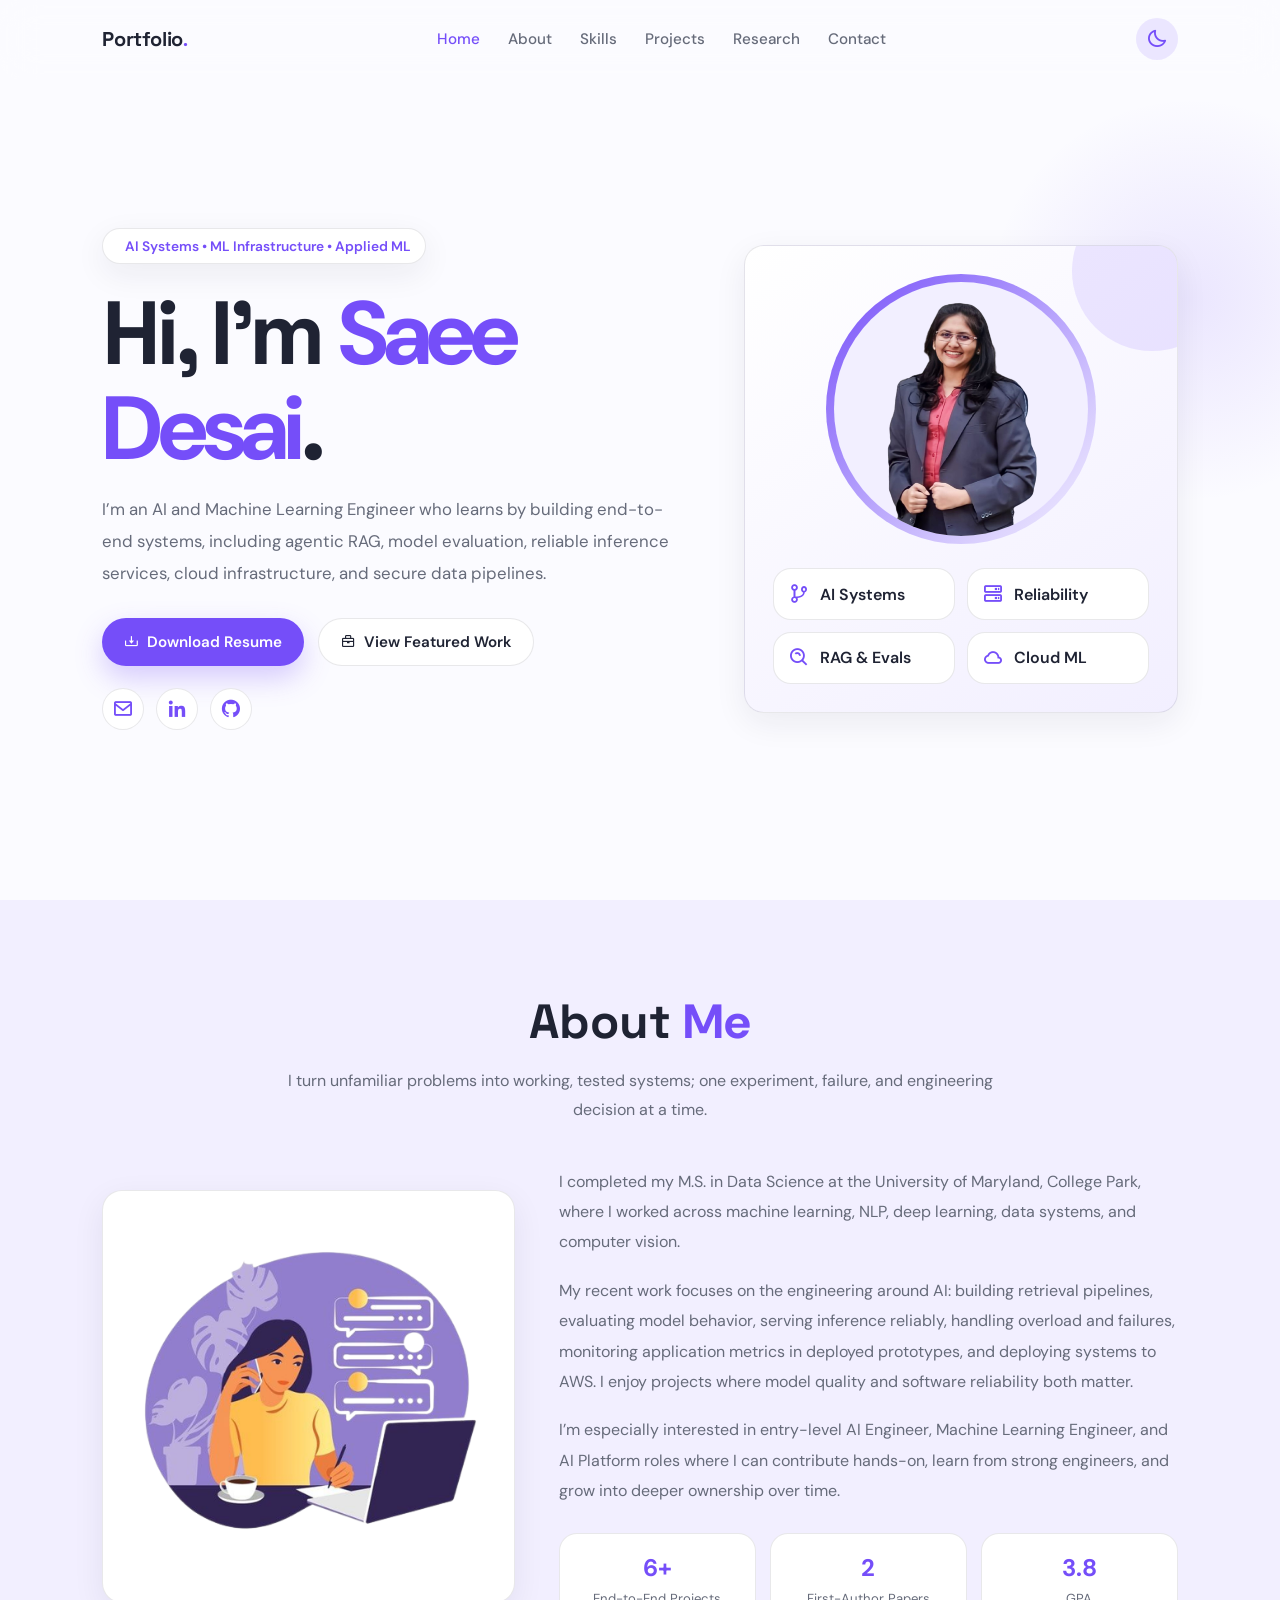
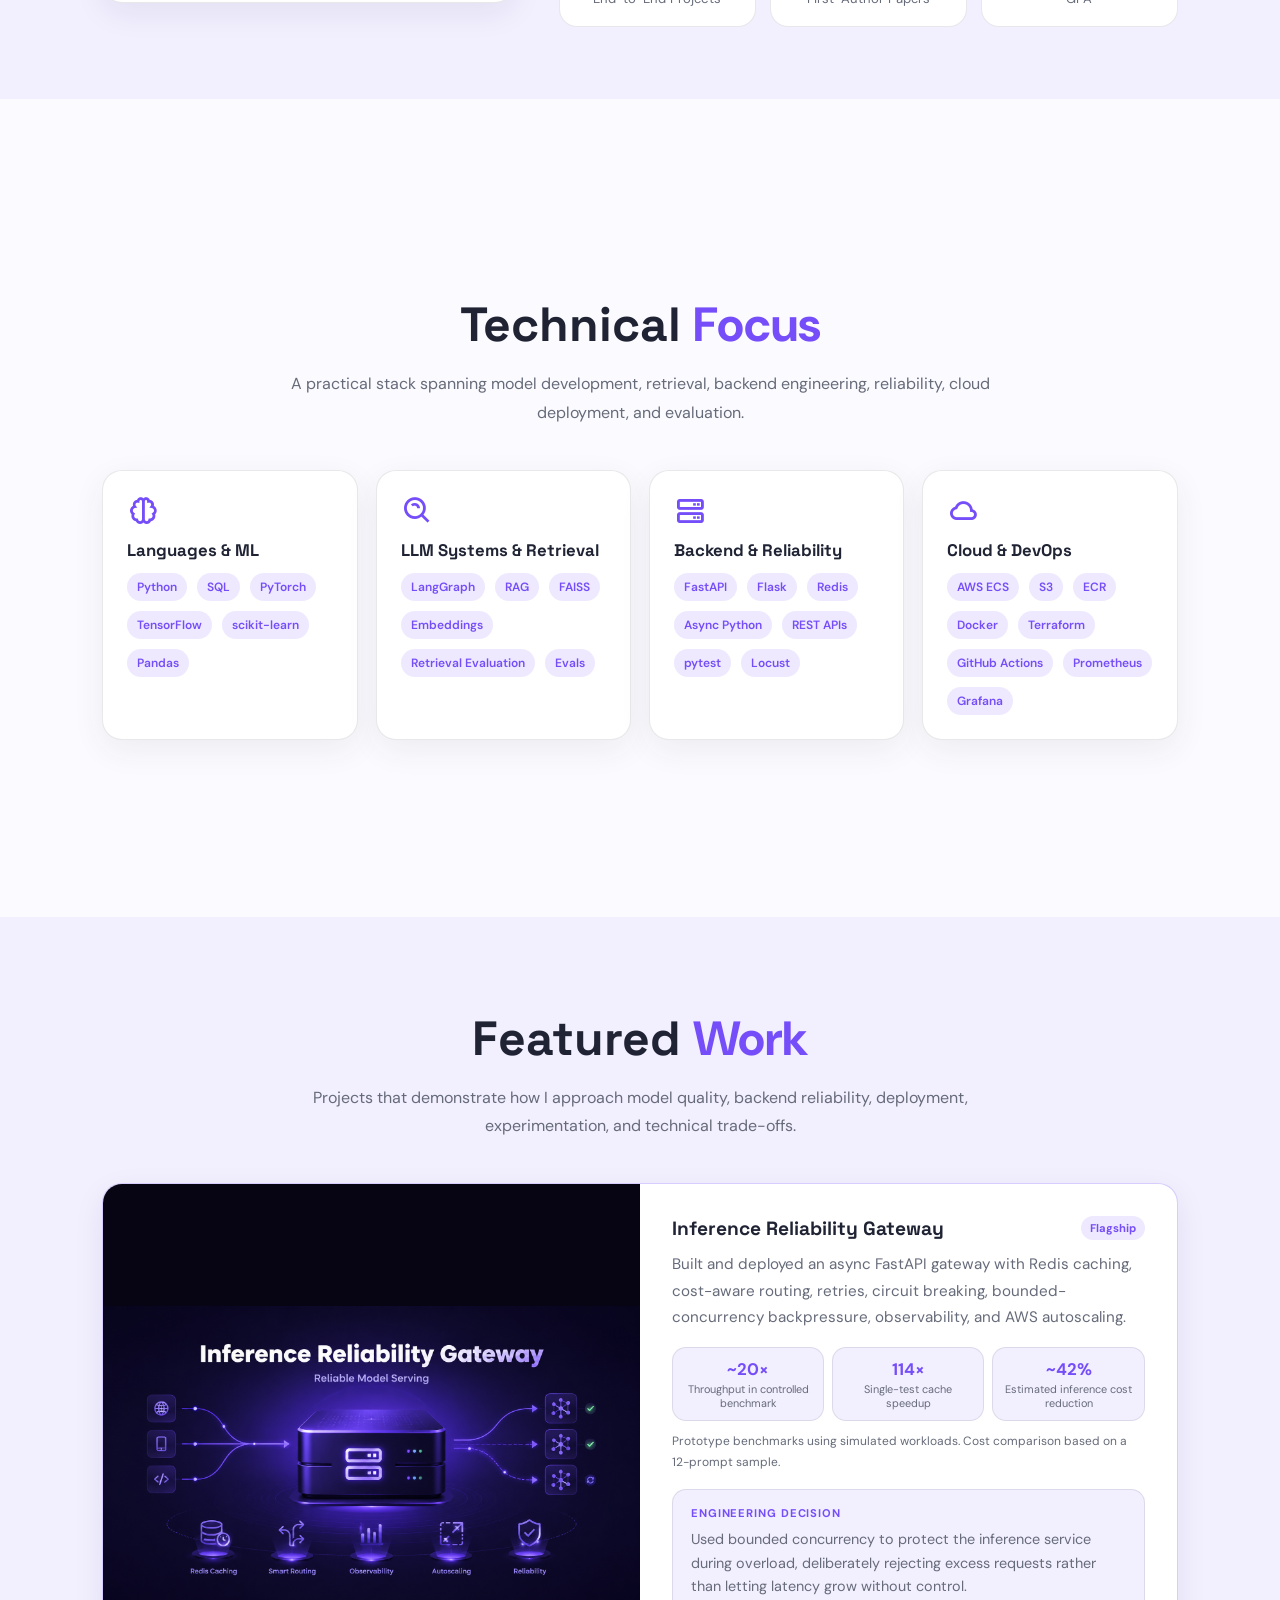
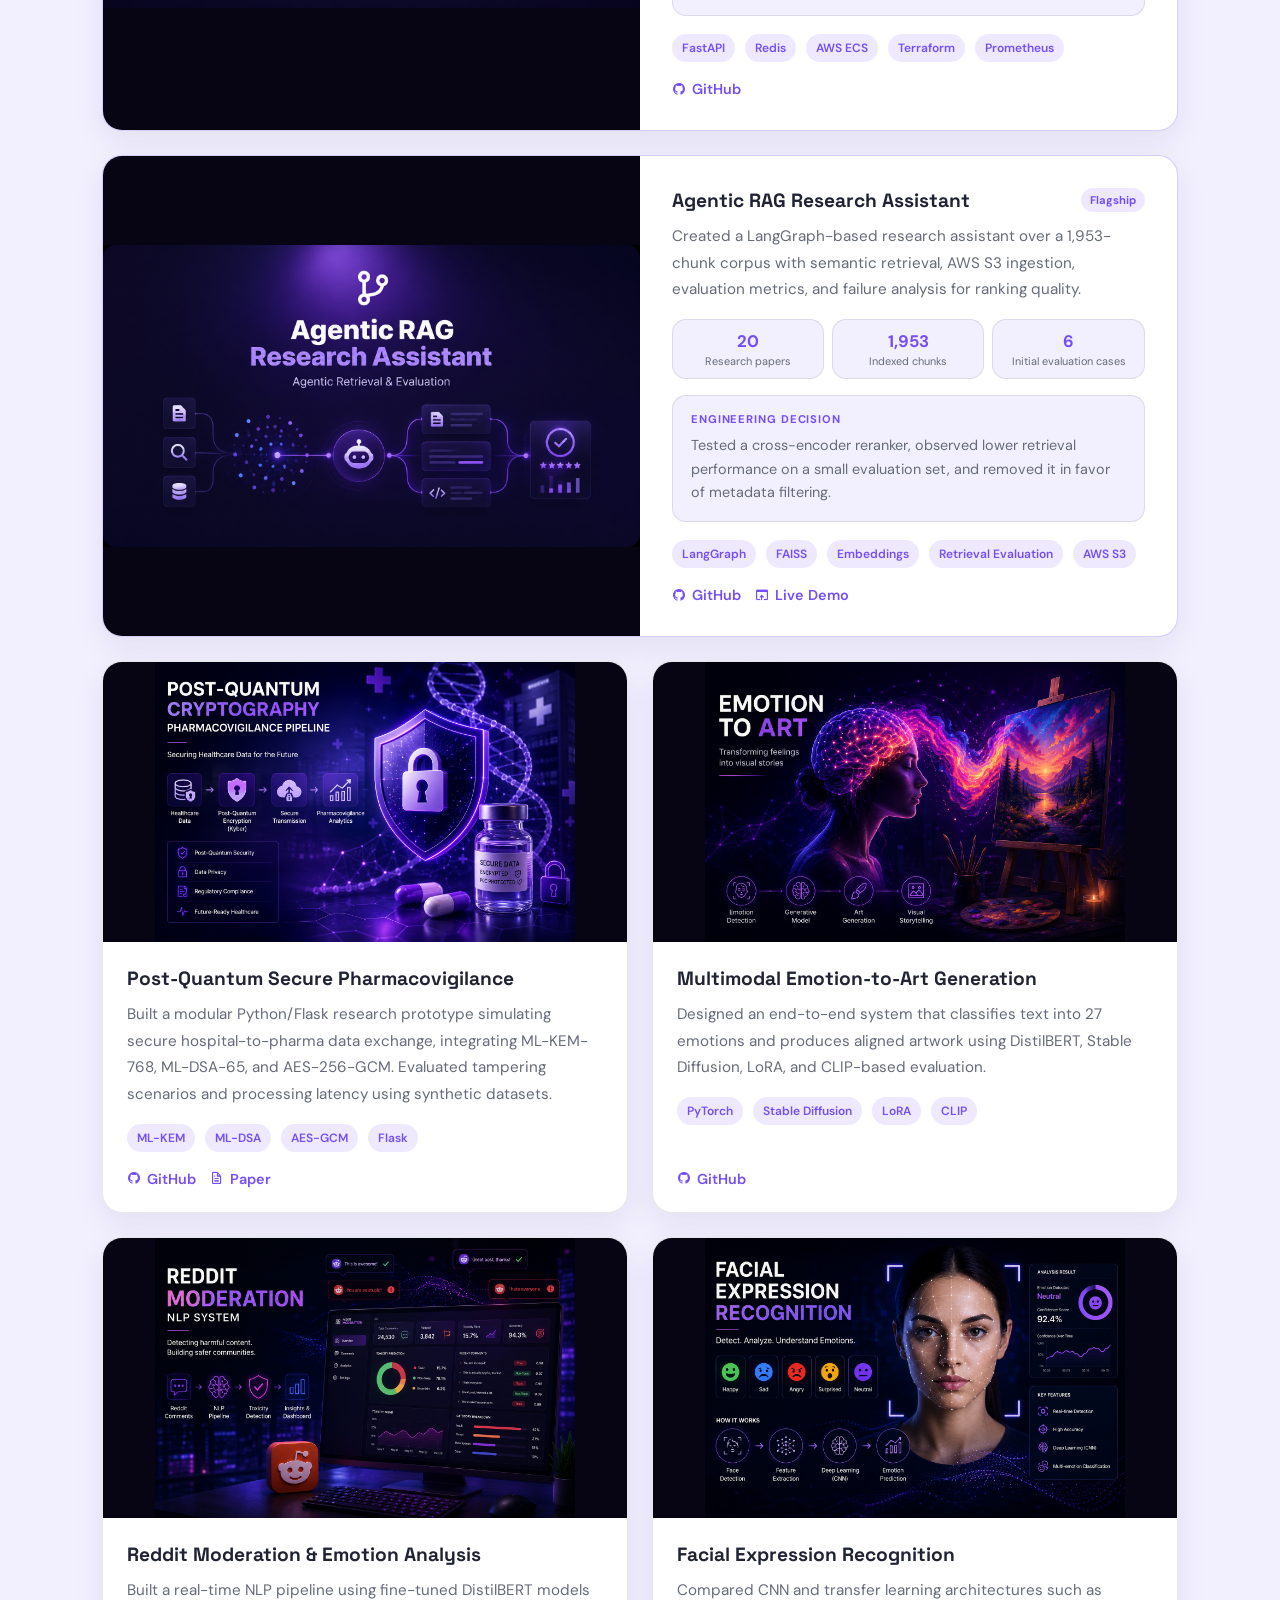
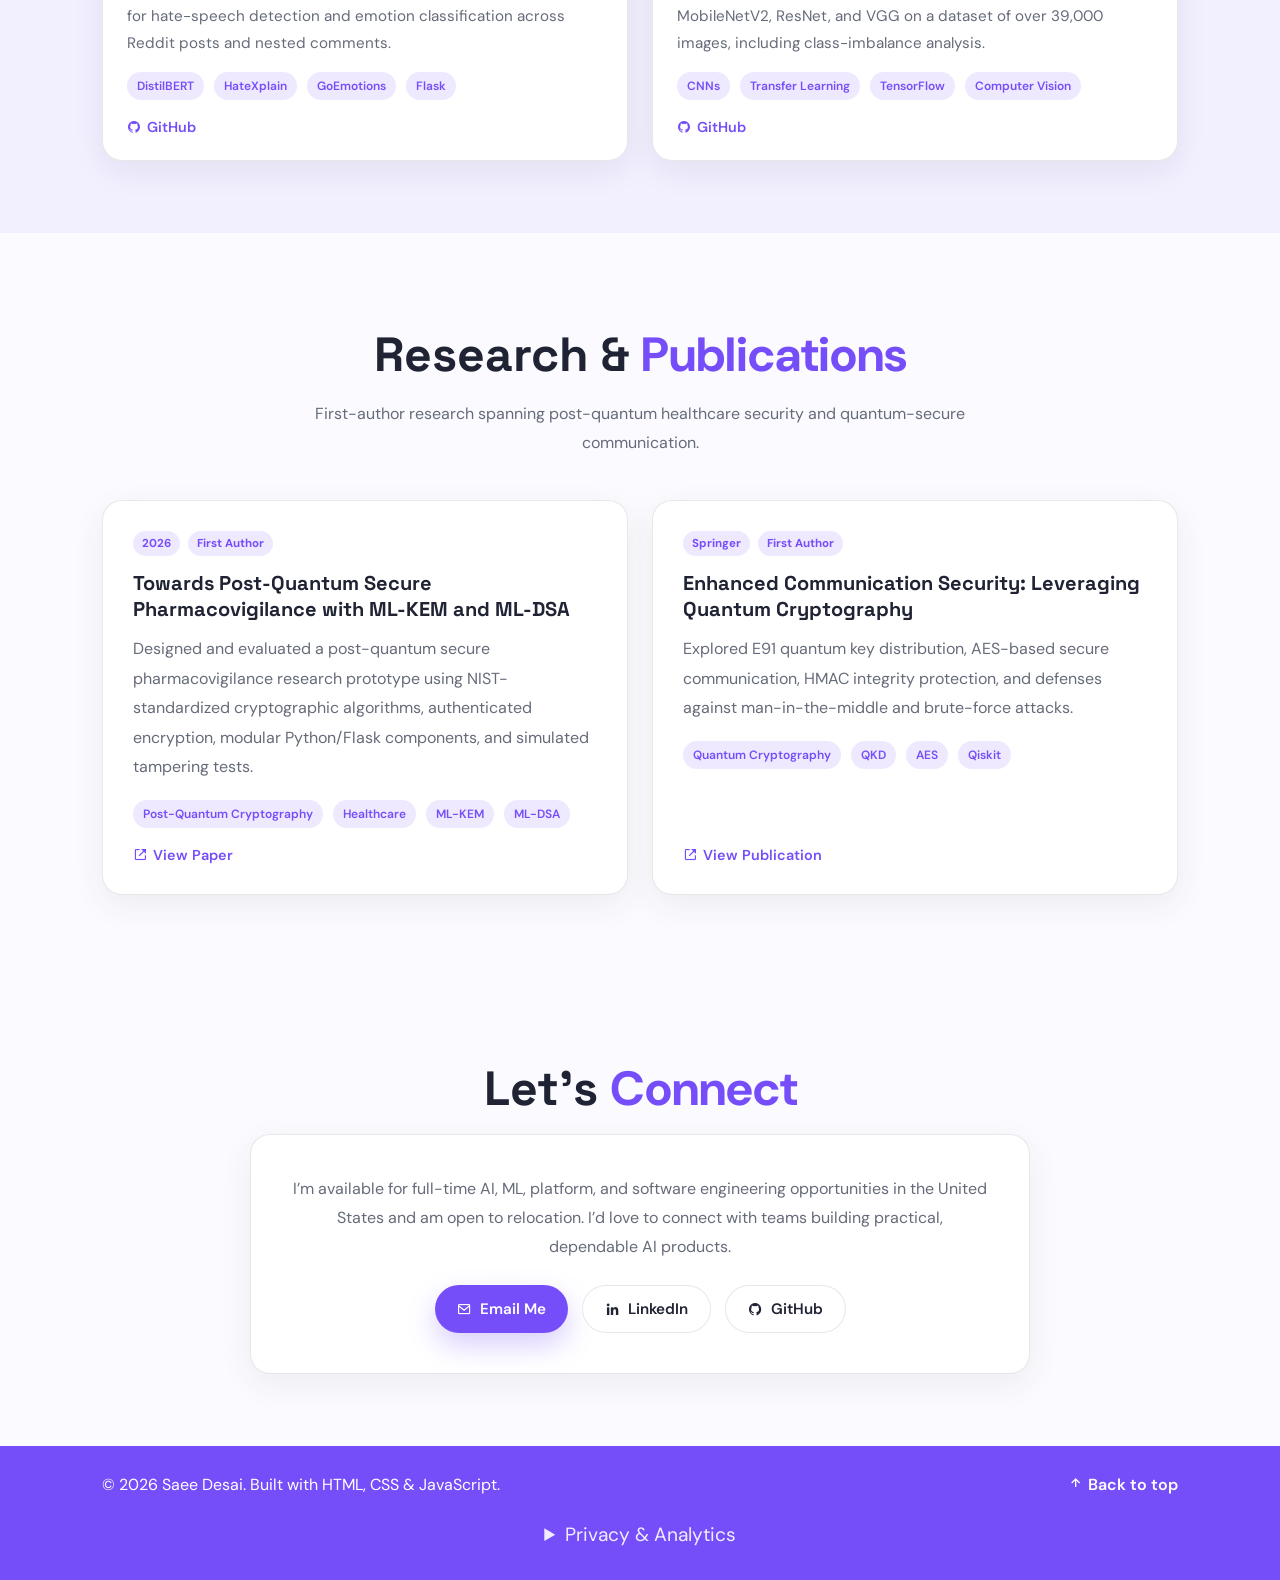
<file: index.html>
<!DOCTYPE html>
<html lang="en">

<head>
    <meta charset="UTF-8" />
    <meta name="viewport" content="width=device-width, initial-scale=1.0" />
    <meta name="theme-color" content="#754ef9" />
    <title>Saee Desai | AI & Machine Learning Engineer</title>
    <meta name="description"
        content="Portfolio of Saee Desai, an AI and Machine Learning Engineer building reliable inference systems, agentic RAG applications, multimodal models, and secure data platforms." />

    <link rel="icon" type="image/png" href="images/android-chrome-192x192.png" />
    <link rel="shortcut icon" type="image/png" href="images/android-chrome-192x192.png" />
    <link href="https://unpkg.com/boxicons@2.1.4/css/boxicons.min.css" rel="stylesheet" />
    <link rel="preconnect" href="https://fonts.googleapis.com" />
    <link rel="preconnect" href="https://fonts.gstatic.com" crossorigin />
    <link
        href="https://fonts.googleapis.com/css2?family=DM+Sans:wght@400;500;600;700&family=Space+Grotesk:wght@500;600;700&display=swap"
        rel="stylesheet" />
    <link rel="stylesheet" href="style.css" />
</head>

<body>
    <a class="skip-link" href="#main-content">Skip to content</a>

    <header class="header">
        <a href="#home" class="logo" aria-label="Saee Desai home">Portfolio<span>.</span></a>

        <nav class="navbar" id="primary-navigation" aria-label="Primary navigation">
            <a href="#home" class="active">Home</a>
            <a href="#about">About</a>
            <a href="#skills">Skills</a>
            <a href="#projects">Projects</a>
            <a href="#research">Research</a>
            <a href="#contact">Contact</a>
        </nav>

        <div class="nav-actions">
            <button class="icon-btn" id="theme-toggle" type="button" aria-label="Switch to dark mode">
                <i class="bx bx-moon" aria-hidden="true"></i>
            </button>
            <button class="icon-btn" id="menu-icon" type="button" aria-label="Open navigation menu"
                aria-expanded="false" aria-controls="primary-navigation">
                <i class="bx bx-menu" aria-hidden="true"></i>
            </button>
        </div>
    </header>

    <main id="main-content">
        <section class="hero" id="home">
            <div class="home-content reveal">
                <div class="eyebrow"><i class="bx bx-sparkles" aria-hidden="true"></i> AI Systems • ML Infrastructure •
                    Applied ML</div>
                <h1>Hi, I’m <span>Saee Desai</span>.</h1>
                <p class="hero-lead">
                    I’m an AI and Machine Learning Engineer who learns by building end-to-end systems, including agentic
                    RAG, model evaluation, reliable inference services, cloud infrastructure, and secure data pipelines.
                </p>

                <div class="hero-buttons">
                    <a href="resume/SaeeDesai_Resume_AIML.pdf" class="btn btn-primary" download>
                        <i class="bx bx-download" aria-hidden="true"></i> Download Resume
                    </a>
                    <a href="#projects" class="btn btn-secondary">
                        <i class="bx bx-briefcase" aria-hidden="true"></i> View Featured Work
                    </a>
                </div>


                <div class="socials">
                    <a href="mailto:saeedesai.dev@gmail.com" aria-label="Email Saee"><i class="bx bx-envelope"
                            aria-hidden="true"></i></a>
                    <a href="https://www.linkedin.com/in/saee-desai-237519206" target="_blank" rel="noreferrer"
                        aria-label="Saee on LinkedIn"><i class="bx bxl-linkedin" aria-hidden="true"></i></a>
                    <a href="https://github.com/SaeeDesai" target="_blank" rel="noreferrer"
                        aria-label="Saee on GitHub"><i class="bx bxl-github" aria-hidden="true"></i></a>
                </div>
            </div>

            <div class="hero-card reveal">
                <div class="profile-wrap">
                    <img src="images/myimg-removebg.png" alt="Portrait of Saee Desai" />
                </div>
                <div class="focus-grid">
                    <div class="focus-pill"><i class="bx bx-git-branch" aria-hidden="true"></i> AI Systems</div>
                    <div class="focus-pill"><i class="bx bx-server" aria-hidden="true"></i> Reliability</div>
                    <div class="focus-pill"><i class="bx bx-search-alt" aria-hidden="true"></i> RAG & Evals</div>
                    <div class="focus-pill"><i class="bx bx-cloud" aria-hidden="true"></i> Cloud ML</div>
                </div>
            </div>
        </section>

        <section class="about" id="about">
            <h2 class="section-title reveal">About <span>Me</span></h2>
            <p class="section-subtitle reveal">I turn unfamiliar problems into working, tested systems; one experiment,
                failure, and engineering decision at a time.</p>

            <div class="about-grid">
                <div class="about-image reveal">
                    <img src="images/about_me.png" alt="Saee working on an AI project" loading="lazy" />
                </div>

                <div class="about-text reveal">
                    <p>
                        I completed my M.S. in Data Science at the University of Maryland, College Park, where I worked
                        across machine learning, NLP, deep learning, data systems, and computer vision.
                    </p>
                    <p>
                        My recent work focuses on the engineering around AI: building retrieval pipelines, evaluating
                        model behavior, serving inference reliably, handling overload and failures, monitoring
                        application metrics in deployed prototypes, and deploying systems to AWS. I enjoy projects where
                        model quality and
                        software reliability both matter.
                    </p>
                    <p>
                        I’m especially interested in entry-level AI Engineer, Machine Learning Engineer, and AI Platform
                        roles where I can contribute hands-on, learn from strong engineers, and grow into deeper
                        ownership over time.
                    </p>

                    <div class="stats">
                        <div class="stat"><strong>6+</strong><span>End-to-End Projects</span></div>
                        <div class="stat"><strong>2</strong><span>First-Author Papers</span></div>
                        <div class="stat"><strong>3.8</strong><span>GPA</span></div>
                    </div>
                </div>
            </div>
        </section>

        <section class="skills" id="skills">
            <h2 class="section-title reveal">Technical <span>Focus</span></h2>
            <p class="section-subtitle reveal">A practical stack spanning model development, retrieval, backend
                engineering, reliability, cloud deployment, and evaluation.</p>

            <div class="skills-grid">
                <article class="skill-card reveal">
                    <i class="bx bx-brain" aria-hidden="true"></i>
                    <h3>Languages & ML</h3>
                    <div class="skill-tags">
                        <span>Python</span><span>SQL</span><span>PyTorch</span><span>TensorFlow</span><span>scikit-learn</span><span>Pandas</span>
                    </div>
                </article>

                <article class="skill-card reveal">
                    <i class="bx bx-search-alt" aria-hidden="true"></i>
                    <h3>LLM Systems & Retrieval</h3>
                    <div class="skill-tags">
                        <span>LangGraph</span><span>RAG</span><span>FAISS</span><span>Embeddings</span><span>Retrieval
                            Evaluation</span><span>Evals</span>
                    </div>
                </article>

                <article class="skill-card reveal">
                    <i class="bx bx-server" aria-hidden="true"></i>
                    <h3>Backend & Reliability</h3>
                    <div class="skill-tags">
                        <span>FastAPI</span><span>Flask</span><span>Redis</span><span>Async Python</span><span>REST
                            APIs</span><span>pytest</span><span>Locust</span>
                    </div>
                </article>

                <article class="skill-card reveal">
                    <i class="bx bx-cloud" aria-hidden="true"></i>
                    <h3>Cloud & DevOps</h3>
                    <div class="skill-tags">
                        <span>AWS
                            ECS</span><span>S3</span><span>ECR</span><span>Docker</span><span>Terraform</span><span>GitHub
                            Actions</span><span>Prometheus</span><span>Grafana</span>
                    </div>
                </article>
            </div>
        </section>

        <section class="projects" id="projects">
            <h2 class="section-title reveal">Featured <span>Work</span></h2>
            <p class="section-subtitle reveal">Projects that demonstrate how I approach model quality, backend
                reliability, deployment, experimentation, and technical trade-offs.</p>

            <div class="project-grid">
                <article class="project-card featured reveal">
                    <div class="project-image"><img src="images/inference.png" alt="Inference Reliability Gateway"
                            loading="lazy" /></div>
                    <div class="project-content">
                        <div class="project-heading-row">
                            <h3>Inference Reliability Gateway</h3><span class="project-badge">Flagship</span>
                        </div>
                        <p>Built and deployed an async FastAPI gateway with Redis caching, cost-aware routing, retries,
                            circuit breaking, bounded-concurrency backpressure, observability, and AWS autoscaling.</p>
                        <div class="metric-grid">
                            <div>
                                <strong>~20×</strong>
                                <span>Throughput in controlled benchmark</span>
                            </div>
                            <div>
                                <strong>114×</strong>
                                <span>Single-test cache speedup</span>
                            </div>
                            <div>
                                <strong>~42%</strong>
                                <span>Estimated inference cost reduction</span>
                            </div>
                        </div>
                        <p class="metric-disclaimer">
                            Prototype benchmarks using simulated workloads.
                            Cost comparison based on a 12-prompt sample.
                        </p>
                        <div class="project-insight">
                            <span class="insight-label">ENGINEERING DECISION</span>
                            <p>
                                Used bounded concurrency to protect the inference
                                service during overload, deliberately rejecting
                                excess requests rather than letting latency grow
                                without control.
                            </p>
                        </div>
                        <div class="project-tags"><span>FastAPI</span><span>Redis</span><span>AWS
                                ECS</span><span>Terraform</span><span>Prometheus</span></div>
                        <div class="project-links">
                            <a href="https://github.com/SaeeDesai/inference-reliability-gateway" target="_blank"
                                rel="noreferrer"><i class="bx bxl-github"></i> GitHub</a>
                        </div>
                    </div>
                </article>

                <article class="project-card featured reveal">
                    <div class="project-image"><img src="images/agentic.png" alt="Agentic RAG Research Assistant"
                            loading="lazy" /></div>
                    <div class="project-content">
                        <div class="project-heading-row">
                            <h3>Agentic RAG Research Assistant</h3><span class="project-badge">Flagship</span>
                        </div>
                        <p>Created a LangGraph-based research assistant over a 1,953-chunk corpus with semantic
                            retrieval, AWS S3 ingestion, evaluation metrics, and failure analysis for ranking quality.
                        </p>
                        <div class="metric-grid">
                            <div>
                                <strong>20</strong>
                                <span>Research papers</span>
                            </div>
                            <div>
                                <strong>1,953</strong>
                                <span>Indexed chunks</span>
                            </div>
                            <div>
                                <strong>6</strong>
                                <span>Initial evaluation cases</span>
                            </div>
                        </div>


                        <div class="project-insight">
                            <span class="insight-label">ENGINEERING DECISION</span>
                            <p>
                                Tested a cross-encoder reranker, observed lower retrieval
                                performance on a small evaluation set, and removed it
                                in favor of metadata filtering.
                            </p>
                        </div>
                        <div class="project-tags">
                            <span>LangGraph</span><span>FAISS</span><span>Embeddings</span><span>Retrieval
                                Evaluation</span><span>AWS
                                S3</span>
                        </div>
                        <div class="project-links">
                            <a href="https://github.com/SaeeDesai/research-assistant" target="_blank"
                                rel="noreferrer"><i class="bx bxl-github"></i> GitHub</a>
                            <a href="https://huggingface.co/spaces/codemon9102/research-assistant" target="_blank"
                                rel="noreferrer"><i class="bx bx-window-open"></i> Live Demo</a>
                        </div>
                    </div>
                </article>

                <article class="project-card reveal">
                    <div class="project-image"><img src="images/pqc-pharma.png"
                            alt="Post-quantum secure pharmacovigilance pipeline" loading="lazy" /></div>
                    <div class="project-content">
                        <h3>Post-Quantum Secure Pharmacovigilance</h3>
                        <p>
                            Built a modular Python/Flask research prototype
                            simulating secure hospital-to-pharma data exchange,
                            integrating ML-KEM-768, ML-DSA-65, and AES-256-GCM.
                            Evaluated tampering scenarios and processing latency
                            using synthetic datasets.
                        </p>
                        <div class="project-tags">
                            <span>ML-KEM</span><span>ML-DSA</span><span>AES-GCM</span><span>Flask</span>
                        </div>
                        <div class="project-links">
                            <a href="https://github.com/saeedesai-coder/Pharma-PQC" target="_blank" rel="noreferrer"><i
                                    class="bx bxl-github"></i> GitHub</a>
                            <a href="papers/PQC_Technical_Paper.pdf"><i class="bx bx-file"></i> Paper</a>
                        </div>
                    </div>
                </article>

                <article class="project-card reveal">
                    <div class="project-image"><img src="images/emotion-to-art.png"
                            alt="Emotion-to-art generation interface" loading="lazy" /></div>
                    <div class="project-content">
                        <h3>Multimodal Emotion-to-Art Generation</h3>
                        <p>Designed an end-to-end system that classifies text into 27 emotions and produces aligned
                            artwork using DistilBERT, Stable Diffusion, LoRA, and CLIP-based evaluation.</p>
                        <div class="project-tags"><span>PyTorch</span><span>Stable
                                Diffusion</span><span>LoRA</span><span>CLIP</span></div>
                        <div class="project-links"><a href="https://github.com/SaeeDesai/Emotion-To-Art-Generator"
                                target="_blank" rel="noreferrer"><i class="bx bxl-github"></i> GitHub</a></div>
                    </div>
                </article>

                <article class="project-card reveal">
                    <div class="project-image"><img src="images/reddit-nlp.png"
                            alt="Reddit moderation and emotion analysis system" loading="lazy" /></div>
                    <div class="project-content">
                        <h3>Reddit Moderation & Emotion Analysis</h3>
                        <p>Built a real-time NLP pipeline using fine-tuned DistilBERT models for hate-speech detection
                            and emotion classification across Reddit posts and nested comments.</p>
                        <div class="project-tags">
                            <span>DistilBERT</span><span>HateXplain</span><span>GoEmotions</span><span>Flask</span>
                        </div>
                        <div class="project-links"><a href="https://github.com/SaeeDesai/NLP_Reddit" target="_blank"
                                rel="noreferrer"><i class="bx bxl-github"></i> GitHub</a></div>
                    </div>
                </article>

                <article class="project-card reveal">
                    <div class="project-image"><img src="images/fer-project.png"
                            alt="Facial expression recognition project" loading="lazy" /></div>
                    <div class="project-content">
                        <h3>Facial Expression Recognition</h3>
                        <p>Compared CNN and transfer learning architectures such as MobileNetV2, ResNet, and VGG on a
                            dataset of over 39,000 images, including class-imbalance analysis.</p>
                        <div class="project-tags"><span>CNNs</span><span>Transfer
                                Learning</span><span>TensorFlow</span><span>Computer Vision</span></div>
                        <div class="project-links"><a href="https://github.com/SaeeDesai/Facial-Expression-Recognition"
                                target="_blank" rel="noreferrer"><i class="bx bxl-github"></i> GitHub</a></div>
                    </div>
                </article>
            </div>
        </section>

        <section class="research" id="research">
            <h2 class="section-title reveal">Research & <span>Publications</span></h2>
            <p class="section-subtitle reveal">First-author research spanning post-quantum healthcare security and
                quantum-secure communication.</p>

            <div class="research-grid">
                <article class="research-card reveal">
                    <div class="research-meta"><span>2026</span><span>First Author</span></div>
                    <h3>Towards Post-Quantum Secure Pharmacovigilance with ML-KEM and ML-DSA</h3>
                    <p>
                        Designed and evaluated a post-quantum secure pharmacovigilance
                        research prototype using NIST-standardized cryptographic algorithms,
                        authenticated encryption, modular Python/Flask components,
                        and simulated tampering tests.
                    </p>
                    <div class="project-tags"><span>Post-Quantum
                            Cryptography</span><span>Healthcare</span><span>ML-KEM</span><span>ML-DSA</span></div>
                    <div class="project-links"><a href="https://arxiv.org/abs/2606.09412" target="_blank"
                            rel="noreferrer"><i class="bx bx-link-external"></i> View Paper</a></div>
                </article>

                <article class="research-card reveal">
                    <div class="research-meta"><span>Springer</span><span>First Author</span></div>
                    <h3>Enhanced Communication Security: Leveraging Quantum Cryptography</h3>
                    <p>Explored E91 quantum key distribution, AES-based secure communication, HMAC integrity protection,
                        and defenses against man-in-the-middle and brute-force attacks.</p>
                    <div class="project-tags"><span>Quantum
                            Cryptography</span><span>QKD</span><span>AES</span><span>Qiskit</span></div>
                    <div class="project-links">
                        <a href="https://link.springer.com/chapter/10.1007/978-981-97-9529-1_7" target="_blank"
                            rel="noopener noreferrer">
                            <i class="bx bx-link-external" aria-hidden="true"></i>
                            View Publication
                        </a>
                    </div>
                </article>
            </div>
        </section>

        <section class="contact" id="contact">
            <h2 class="section-title reveal">Let’s <span>Connect</span></h2>
            <div class="contact-card reveal">
                <p>I’m available for full-time AI, ML, platform, and software engineering opportunities in the United
                    States and am open to relocation. I’d love to connect with teams building practical, dependable AI
                    products.</p>
                <div class="hero-buttons">
                    <a href="mailto:saeedesai.dev@gmail.com" class="btn btn-primary"><i class="bx bx-envelope"></i>
                        Email Me</a>
                    <a href="https://www.linkedin.com/in/saee-desai-237519206" target="_blank" rel="noreferrer"
                        class="btn btn-secondary"><i class="bx bxl-linkedin"></i> LinkedIn</a>
                    <a href="https://github.com/SaeeDesai" target="_blank" rel="noreferrer" class="btn btn-secondary"><i
                            class="bx bxl-github"></i> GitHub</a>
                </div>
            </div>
        </section>
    </main>

    <footer class="footer">
        <p>© <span id="year"></span> Saee Desai. Built with HTML, CSS & JavaScript.</p>
        <a href="#home"><i class="bx bx-up-arrow-alt"></i> Back to top</a>
        <details class="analytics-privacy">
    <summary>Privacy & Analytics</summary>

    <p>
        This portfolio collects limited analytics to understand
        traffic and engagement, including referral sources,
        device categories, campaign attribution, link clicks,
        scroll depth and estimated viewing time.
        Temporary session identifiers group activity.
        No analytics cookies or browser fingerprinting are used.
        Records are subject to a 90-day retention policy.
        Hosting providers may process standard network information.
    </p>

    <button type="button" id="analytics-preference">
        Manage analytics preference
    </button>
</details>
    </footer>

    <script src="script.js"></script>
    <script src="analytics.js" defer></script>
</body>

</html>
</file>
<file: style.css>
:root {
    --bg: #fbfbff;
    --bg-soft: #f2efff;
    --card: #ffffff;
    --text: #1f2333;
    --muted: #666b7a;
    --primary: #754ef9;
    --primary-strong: #5d38e8;
    --primary-soft: rgba(117, 78, 249, 0.12);
    --border: rgba(31, 35, 51, 0.1);
    --shadow: 0 10px 32px rgba(31, 35, 51, 0.07);
    --radius: 20px;
}

body.dark {
    --bg: #080617;
    --bg-soft: #120d2a;
    --card: #15102c;
    --text: #f8f7ff;
    --muted: #b8b3cf;
    --primary: #a58bff;
    --primary-strong: #b9a6ff;
    --primary-soft: rgba(165, 139, 255, 0.16);
    --border: rgba(255, 255, 255, 0.12);
    --shadow: 0 18px 45px rgba(0, 0, 0, 0.35);
}

* {
    margin: 0;
    padding: 0;
    box-sizing: border-box;
    text-decoration: none;
    border: none;
    font-family: "DM Sans", sans-serif;
}

h1,
h2,
h3,
.logo {
    font-family: "Space Grotesk", sans-serif;
}

html {
    scroll-behavior: smooth;
    overflow-x: hidden;
}

body {
    background: var(--bg);
    color: var(--text);
    overflow-x: hidden;
    transition: background 0.3s ease, color 0.3s ease;
}

button,
a {
    -webkit-tap-highlight-color: transparent;
}

button:focus-visible,
a:focus-visible {
    outline: 3px solid var(--primary);
    outline-offset: 4px;
}

img {
    max-width: 100%;
    display: block;
}

section {
    padding: 90px 8% 72px;
    scroll-margin-top: 40px;
}

.skip-link {
    position: fixed;
    left: 16px;
    top: -60px;
    z-index: 2000;
    background: var(--primary);
    color: #fff;
    padding: 10px 16px;
    border-radius: 10px;
    transition: top 0.2s ease;
}

.skip-link:focus {
    top: 16px;
}

.section-title {
    font-size: clamp(2rem, 4vw, 3rem);
    text-align: center;
    margin-bottom: 14px;
}

.section-title span {
    color: var(--primary);
}

.section-subtitle {
    max-width: 760px;
    margin: 0 auto 42px;
    text-align: center;
    color: var(--muted);
    line-height: 1.8;
}

.header {
    position: fixed;
    top: 0;
    left: 0;
    width: 100%;
    z-index: 1000;
    padding: 18px 8%;
    display: flex;
    align-items: center;
    justify-content: space-between;
    background: rgba(251, 251, 255, 0.78);
    backdrop-filter: blur(18px);
    border-bottom: 1px solid transparent;
    transition: 0.3s ease;
}

body.dark .header {
    background: rgba(8, 6, 23, 0.78);
}

.header.scrolled {
    border-bottom-color: var(--border);
    box-shadow: 0 8px 25px rgba(0, 0, 0, 0.06);
}

.logo {
    font-weight: 700;
    font-size: 1.25rem;
    color: var(--text);
    letter-spacing: -0.02em;
}

.logo span {
    color: var(--primary);
}

.navbar {
    display: flex;
    align-items: center;
    gap: 28px;
}

.navbar a {
    color: var(--muted);
    font-size: 0.95rem;
    font-weight: 500;
    transition: 0.25s ease;
}

.navbar a:hover,
.navbar a.active {
    color: var(--primary);
}

.nav-actions {
    display: flex;
    align-items: center;
    gap: 14px;
}

.icon-btn {
    width: 42px;
    height: 42px;
    display: inline-flex;
    align-items: center;
    justify-content: center;
    border-radius: 50%;
    background: var(--primary-soft);
    color: var(--primary);
    font-size: 1.35rem;
    cursor: pointer;
    transition: 0.25s ease;
}

.icon-btn:hover {
    transform: translateY(-2px);
}

#menu-icon {
    display: none;
}

.hero {
    min-height: 100vh;
    display: grid;
    grid-template-columns: 1.15fr 0.85fr;
    gap: 56px;
    align-items: center;
    padding-top: 130px;
    position: relative;
}

.hero::before {
    content: "";
    position: absolute;
    width: 420px;
    height: 420px;
    border-radius: 50%;
    background: radial-gradient(circle, var(--primary-soft), transparent 68%);
    top: 90px;
    right: -120px;
    z-index: -1;
}

.eyebrow {
    display: inline-flex;
    align-items: center;
    gap: 8px;
    padding: 8px 14px;
    border: 1px solid var(--border);
    border-radius: 999px;
    background: var(--card);
    color: var(--primary);
    font-size: 0.86rem;
    font-weight: 600;
    margin-bottom: 22px;
    box-shadow: var(--shadow);
}

.hero h1 {
    font-size: clamp(2.75rem, 7vw, 5.7rem);
    line-height: 1.05;
    letter-spacing: -0.06em;
    margin-bottom: 18px;
}

.hero h1 span {
    color: var(--primary);
}

.hero-lead {
    color: var(--muted);
    font-size: 1.05rem;
    line-height: 1.9;
    max-width: 700px;
    margin-bottom: 28px;
}

.hero-buttons {
    display: flex;
    flex-wrap: wrap;
    gap: 14px;
    margin-bottom: 22px;
}

.btn {
    display: inline-flex;
    align-items: center;
    justify-content: center;
    gap: 8px;
    padding: 13px 22px;
    border-radius: 999px;
    font-weight: 600;
    font-size: 0.95rem;
    transition: 0.25s ease;
    cursor: pointer;
}

.btn-primary {
    background: var(--primary);
    color: #fff;
    box-shadow: 0 12px 28px rgba(117, 78, 249, 0.28);
}

.btn-primary:hover {
    background: var(--primary-strong);
}

.btn-secondary {
    background: var(--card);
    color: var(--text);
    border: 1px solid var(--border);
}

.btn:hover {
    transform: translateY(-3px);
}

.availability {
    display: flex;
    align-items: center;
    gap: 9px;
    color: var(--muted);
    font-size: 0.88rem;
    margin-bottom: 20px;
}

.availability span {
    width: 9px;
    height: 9px;
    border-radius: 50%;
    background: #28b463;
    box-shadow: 0 0 0 5px rgba(40, 180, 99, .12);
}

.socials {
    display: flex;
    gap: 12px;
}

.socials a {
    width: 42px;
    height: 42px;
    border-radius: 50%;
    display: inline-flex;
    align-items: center;
    justify-content: center;
    background: var(--card);
    border: 1px solid var(--border);
    color: var(--primary);
    font-size: 1.35rem;
    transition: 0.25s ease;
}

.socials a:hover {
    background: var(--primary);
    color: #fff;
    transform: translateY(-3px);
}

.hero-card {
    background: linear-gradient(145deg, var(--card), var(--bg-soft));
    border: 1px solid var(--border);
    border-radius: var(--radius);
    box-shadow: var(--shadow);
    padding: 28px;
    position: relative;
    overflow: hidden;
}

.hero-card::before {
    content: "";
    position: absolute;
    width: 160px;
    height: 160px;
    border-radius: 50%;
    background: var(--primary-soft);
    right: -55px;
    top: -55px;
}

.profile-wrap {
    position: relative;
    width: min(270px, 80%);
    aspect-ratio: 1;
    margin: 0 auto 24px;
    border-radius: 50%;
    padding: 8px;
    background: linear-gradient(135deg, var(--primary), transparent);
}

.profile-wrap img {
    width: 100%;
    height: 100%;
    object-fit: cover;
    border-radius: 50%;
    background: var(--bg-soft);
}

.focus-grid {
    display: grid;
    grid-template-columns: repeat(2, 1fr);
    gap: 12px;
}

.focus-pill {
    padding: 14px;
    border-radius: 18px;
    background: var(--card);
    border: 1px solid var(--border);
    display: flex;
    align-items: center;
    gap: 10px;
    font-weight: 600;
    color: var(--text);
}

.focus-pill i {
    color: var(--primary);
    font-size: 1.35rem;
}

.about,
.projects {
    background: var(--bg-soft);
}

.about-grid {
    display: grid;
    grid-template-columns: 0.8fr 1.2fr;
    gap: 44px;
    align-items: center;
}

.about-image {
    border-radius: var(--radius);
    overflow: hidden;
    border: 1px solid var(--border);
    box-shadow: var(--shadow);
    background: var(--card);
}

.about-image img {
    width: 100%;
    height: 100%;
    object-fit: cover;
}

.about-text p {
    color: var(--muted);
    line-height: 1.9;
    margin-bottom: 18px;
    font-size: 1rem;
}

.stats {
    display: grid;
    grid-template-columns: repeat(3, 1fr);
    gap: 14px;
    margin-top: 26px;
}

.stat {
    background: var(--card);
    border: 1px solid var(--border);
    border-radius: 18px;
    padding: 18px;
    text-align: center;
}

.stat strong {
    display: block;
    color: var(--primary);
    font-size: 1.5rem;
    margin-bottom: 4px;
}

.stat span {
    color: var(--muted);
    font-size: 0.82rem;
}

.skills-grid {
    display: grid;
    grid-template-columns: repeat(4, 1fr);
    gap: 18px;
}

.skill-card {
    background: var(--card);
    border: 1px solid var(--border);
    border-radius: var(--radius);
    padding: 24px;
    box-shadow: var(--shadow);
    transition: 0.25s ease;
}

.skill-card:hover {
    transform: translateY(-6px);
}

.skill-card>i {
    color: var(--primary);
    font-size: 2rem;
    margin-bottom: 12px;
}

.skill-card h3 {
    margin-bottom: 12px;
    font-size: 1.05rem;
}

.skill-tags,
.project-tags {
    display: flex;
    flex-wrap: wrap;
    gap: 10px;
}

.skill-tags span,
.project-tags span {
    padding: 6px 10px;
    border-radius: 999px;
    background: var(--primary-soft);
    color: var(--primary);
    font-size: 0.75rem;
    font-weight: 600;
}

.project-grid {
    display: grid;
    grid-template-columns: repeat(2, 1fr);
    gap: 24px;
}

.project-card {
    background: var(--card);
    border: 1px solid var(--border);
    border-radius: var(--radius);
    overflow: hidden;
    box-shadow: var(--shadow);
    transition: 0.25s ease;
    display: flex;
    flex-direction: column;
}

.project-card:hover {
    transform: translateY(-4px);
}

.project-card.featured {
    border-color: rgba(117, 78, 249, .28);
}

.project-image {
    height: 280px;
    background: #070514;
    overflow: hidden;
}

.project-image img {
    width: 100%;
    height: 100%;
    object-fit: contain;
    transition: 0.4s ease;
}

.project-card:hover .project-image img {
    transform: scale(1.05);
}

.project-gradient {
    display: flex;
    flex-direction: column;
    align-items: center;
    justify-content: center;
    gap: 14px;
    color: #fff;
    font-weight: 600;
    letter-spacing: .01em;
}

.project-gradient i {
    font-size: 4rem;
}

.gateway-visual {
    background: radial-gradient(circle at 70% 20%, #9c82ff, transparent 30%), linear-gradient(135deg, #181029, #4e2ed4);
}

.rag-visual {
    background: radial-gradient(circle at 25% 25%, #9c82ff, transparent 28%), linear-gradient(135deg, #0d1d32, #4d2bb7);
}

.project-content {
    padding: 24px;
    display: flex;
    flex-direction: column;
    flex: 1;
}

.project-heading-row {
    display: flex;
    align-items: flex-start;
    justify-content: space-between;
    gap: 12px;
}

.project-content h3 {
    font-size: 1.2rem;
    margin-bottom: 10px;
}

.project-content p {
    color: var(--muted);
    line-height: 1.75;
    margin-bottom: 16px;
    font-size: 0.95rem;
}

.project-badge {
    color: var(--primary);
    background: var(--primary-soft);
    padding: 5px 9px;
    border-radius: 999px;
    font-size: .7rem;
    font-weight: 700;
    white-space: nowrap;
}

.metric-grid {
    display: grid;
    grid-template-columns: repeat(3, 1fr);
    gap: 8px;
    margin: 0 0 16px;
}

.metric-grid div {
    background: var(--bg-soft);
    border: 1px solid var(--border);
    border-radius: 14px;
    padding: 10px;
    text-align: center;
}

.metric-grid strong {
    display: block;
    color: var(--primary);
    font-size: 1.05rem;
}

.metric-grid span {
    display: block;
    color: var(--muted);
    font-size: .68rem;
    margin-top: 2px;
}

.project-note {
    display: flex;
    gap: 8px;
    align-items: flex-start;
    padding: 10px 12px;
    border-left: 3px solid var(--primary);
    background: var(--primary-soft);
    color: var(--muted);
    border-radius: 8px;
    font-size: .82rem;
    line-height: 1.55;
    margin: 0 0 16px;
}

.project-note i {
    color: var(--primary);
    font-size: 1.05rem;
    margin-top: 2px;
}

.project-tags {
    margin-bottom: 18px;
}

.project-links {
    display: flex;
    gap: 14px;
    flex-wrap: wrap;
    margin-top: auto;
}

.project-links a {
    color: var(--primary);
    font-weight: 600;
    font-size: 0.9rem;
    display: inline-flex;
    gap: 6px;
    align-items: center;
}

.project-links a:hover {
    text-decoration: underline;
}

.research-grid {
    display: grid;
    grid-template-columns: repeat(2, 1fr);
    gap: 24px;
    max-width: 1100px;
    margin: 0 auto;
}

.research-card {
    background: var(--card);
    border: 1px solid var(--border);
    border-radius: var(--radius);
    padding: 30px;
    box-shadow: var(--shadow);
    display: flex;
    flex-direction: column;
}

.research-meta {
    display: flex;
    gap: 8px;
    flex-wrap: wrap;
    margin-bottom: 14px;
}

.research-meta span {
    background: var(--primary-soft);
    color: var(--primary);
    padding: 5px 9px;
    border-radius: 999px;
    font-size: .72rem;
    font-weight: 700;
}

.research-card h3 {
    margin-bottom: 12px;
    font-size: 1.25rem;
}

.research-card p {
    color: var(--muted);
    line-height: 1.85;
    margin-bottom: 18px;
}

.contact {
    text-align: center;
}

.contact-card {
    max-width: 780px;
    margin: 0 auto;
    background: var(--card);
    border: 1px solid var(--border);
    border-radius: var(--radius);
    padding: 40px;
    box-shadow: var(--shadow);
    display: flex;
    flex-direction: column;
    align-items: center;
    text-align: center;
}

.contact-card p {
    color: var(--muted);
    line-height: 1.8;
    margin-bottom: 24px;
}

.contact-card .hero-buttons {
    justify-content: center;
    margin-bottom: 0;
}

.footer {
    padding: 28px 8%;
    background: var(--primary);
    color: #fff;
    display: flex;
    justify-content: space-between;
    align-items: center;
    gap: 16px;
    flex-wrap: wrap;
}

.footer a {
    color: #fff;
    font-weight: 600;
}

.reveal {
    opacity: 0;
    transform: translateY(24px);
    transition: opacity 0.7s ease, transform 0.7s ease;
}

.reveal.show {
    opacity: 1;
    transform: translateY(0);
}

@media (max-width: 1100px) {
    section {
        padding-inline: 6%;
    }

    .hero,
    .about-grid {
        grid-template-columns: 1fr;
    }

    .hero {
        text-align: center;
        gap: 38px;
    }

    .hero-lead,
    .hero-buttons,
    .socials,
    .availability {
        margin-left: auto;
        margin-right: auto;
        justify-content: center;
    }

    .about-image {
        max-width: 420px;
        margin: 0 auto;
    }

    .skills-grid {
        grid-template-columns: repeat(2, 1fr);
    }
}

@media (max-width: 800px) {
    .header {
        padding: 16px 5%;
    }

    #menu-icon {
        display: inline-flex;
    }

    .navbar {
        position: absolute;
        top: 74px;
        left: 5%;
        right: 5%;
        flex-direction: column;
        align-items: flex-start;
        gap: 0;
        padding: 18px;
        border-radius: 18px;
        background: var(--card);
        border: 1px solid var(--border);
        box-shadow: var(--shadow);
        opacity: 0;
        visibility: hidden;
        pointer-events: none;
        transform: translateY(-10px);
        transition: 0.25s ease;
    }

    .navbar.active {
        opacity: 1;
        visibility: visible;
        pointer-events: auto;
        transform: translateY(0);
    }

    .navbar a {
        width: 100%;
        padding: 13px 8px;
    }

    .hero {
        padding-top: 115px;
        min-height: auto;
    }

    .hero h1 {
        font-size: 3.2rem;
    }

    .hero-card {
        padding: 22px;
    }

    .focus-grid,
    .stats,
    .skills-grid,
    .project-grid,
    .research-grid {
        grid-template-columns: 1fr;
    }

    .project-image {
        height: 240px;
    }

    .contact-card {
        padding: 28px 20px;
    }
}

@media (max-width: 480px) {
    section {
        padding: 82px 5% 56px;
    }

    .hero h1 {
        font-size: 2.75rem;
    }

    .hero-lead,
    .about-text p,
    .project-content p,
    .research-card p,
    .contact-card p {
        font-size: 0.95rem;
    }

    .hero-buttons {
        flex-direction: column;
    }

    .btn {
        width: 100%;
    }

    .metric-grid {
        grid-template-columns: 1fr;
    }

    .project-heading-row {
        flex-direction: column;
    }

    .footer {
        justify-content: center;
        text-align: center;
    }
}

@media (prefers-reduced-motion: reduce) {
    html {
        scroll-behavior: auto;
    }

    *,
    *::before,
    *::after {
        animation-duration: 0.01ms !important;
        animation-iteration-count: 1 !important;
        transition-duration: 0.01ms !important;
    }

    .reveal {
        opacity: 1;
        transform: none;
    }
}

@media (min-width: 1101px) {
    .skills {
        min-height: calc(100svh - 82px);
        display: flex;
        flex-direction: column;
        justify-content: center;
    }
}

@media (min-width: 1101px) {
    .project-card.featured {
        grid-column: 1 / -1;
        display: grid;
        grid-template-columns: minmax(0, 1fr) minmax(0, 1fr);
        min-height: 360px;
    }

    .project-card.featured .project-image {
        height: 100%;
        min-height: 360px;
    }

    .project-card.featured .project-content {
        justify-content: center;
        padding: 32px;
    }
}

.project-insight {
    padding: 16px 18px;
    margin-bottom: 18px;
    background: var(--bg-soft);
    border: 1px solid var(--border);
    border-radius: 14px;
}

.insight-label {
    display: block;
    margin-bottom: 8px;
    color: var(--primary);
    font-size: 0.7rem;
    font-weight: 700;
    letter-spacing: 0.08em;
}

.project-insight p {
    margin: 0;
    font-size: 0.9rem;
    line-height: 1.65;
}

.metric-disclaimer {
    font-size: 0.75rem !important;
    color: var(--muted);
    margin: -6px 0 16px;
}

@media (min-width: 1101px) {
    #projects {
        scroll-margin-top: 40px;
        padding-top: 90px;
    }
}

.footer .analytics-privacy {
    flex-basis: 100%;
    width: 100%;
    text-align: center;
    font-size: 1.2rem;
    line-height: 1.7;
    margin-top: 8px;
    color: inherit;
}

.footer .analytics-privacy summary {
    cursor: pointer;
    opacity: 0.9;
    list-style-position: inside;
}

.footer .analytics-privacy p {
    font-size: 1.2rem;
    max-width: 700px;
    margin: 12px auto;
    line-height: 1.7;
}

.footer #analytics-preference {
    background: transparent;
    border: 1px solid currentColor;
    border-radius: 6px;
    color: inherit;
    font: inherit;
    padding: 6px 14px;
    cursor: pointer;
    transition: background 0.2s;
}

.footer #analytics-preference:hover {
    background: rgba(255, 255, 255, 0.15);
}
</file>
